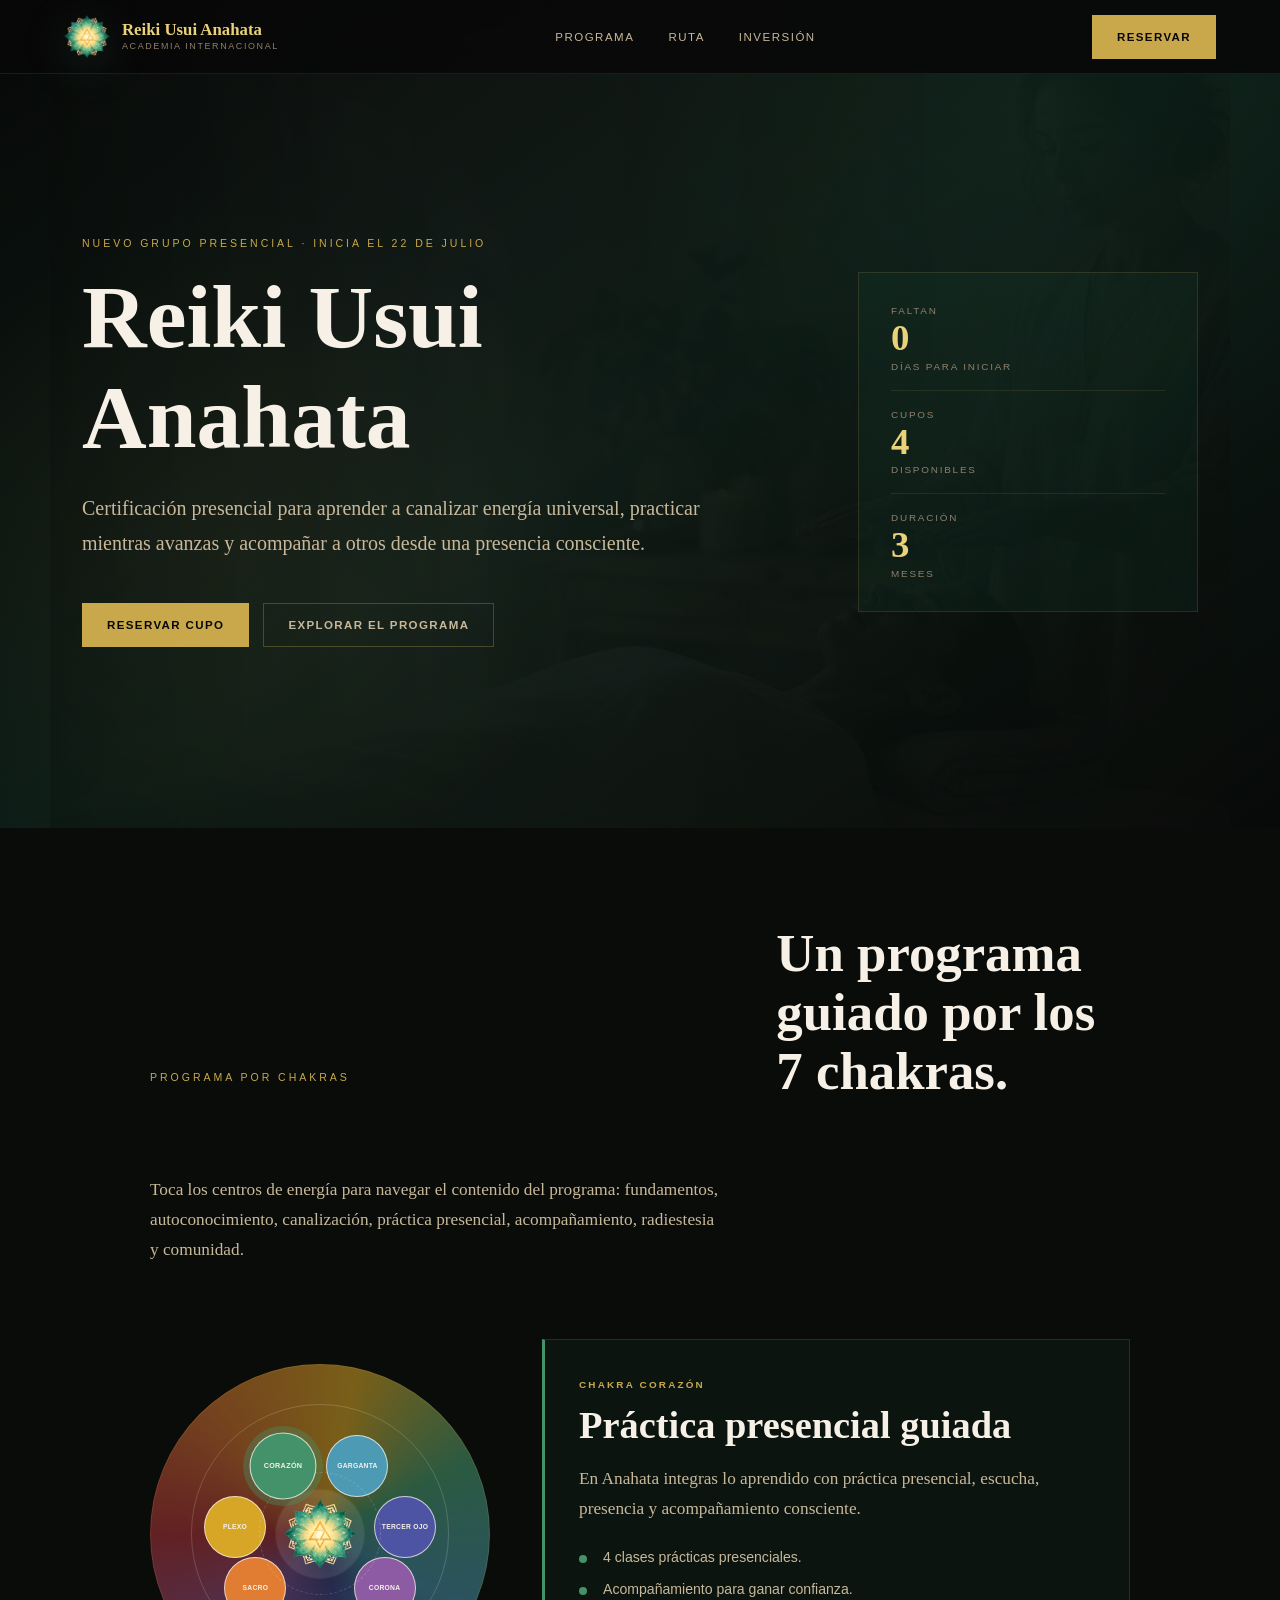
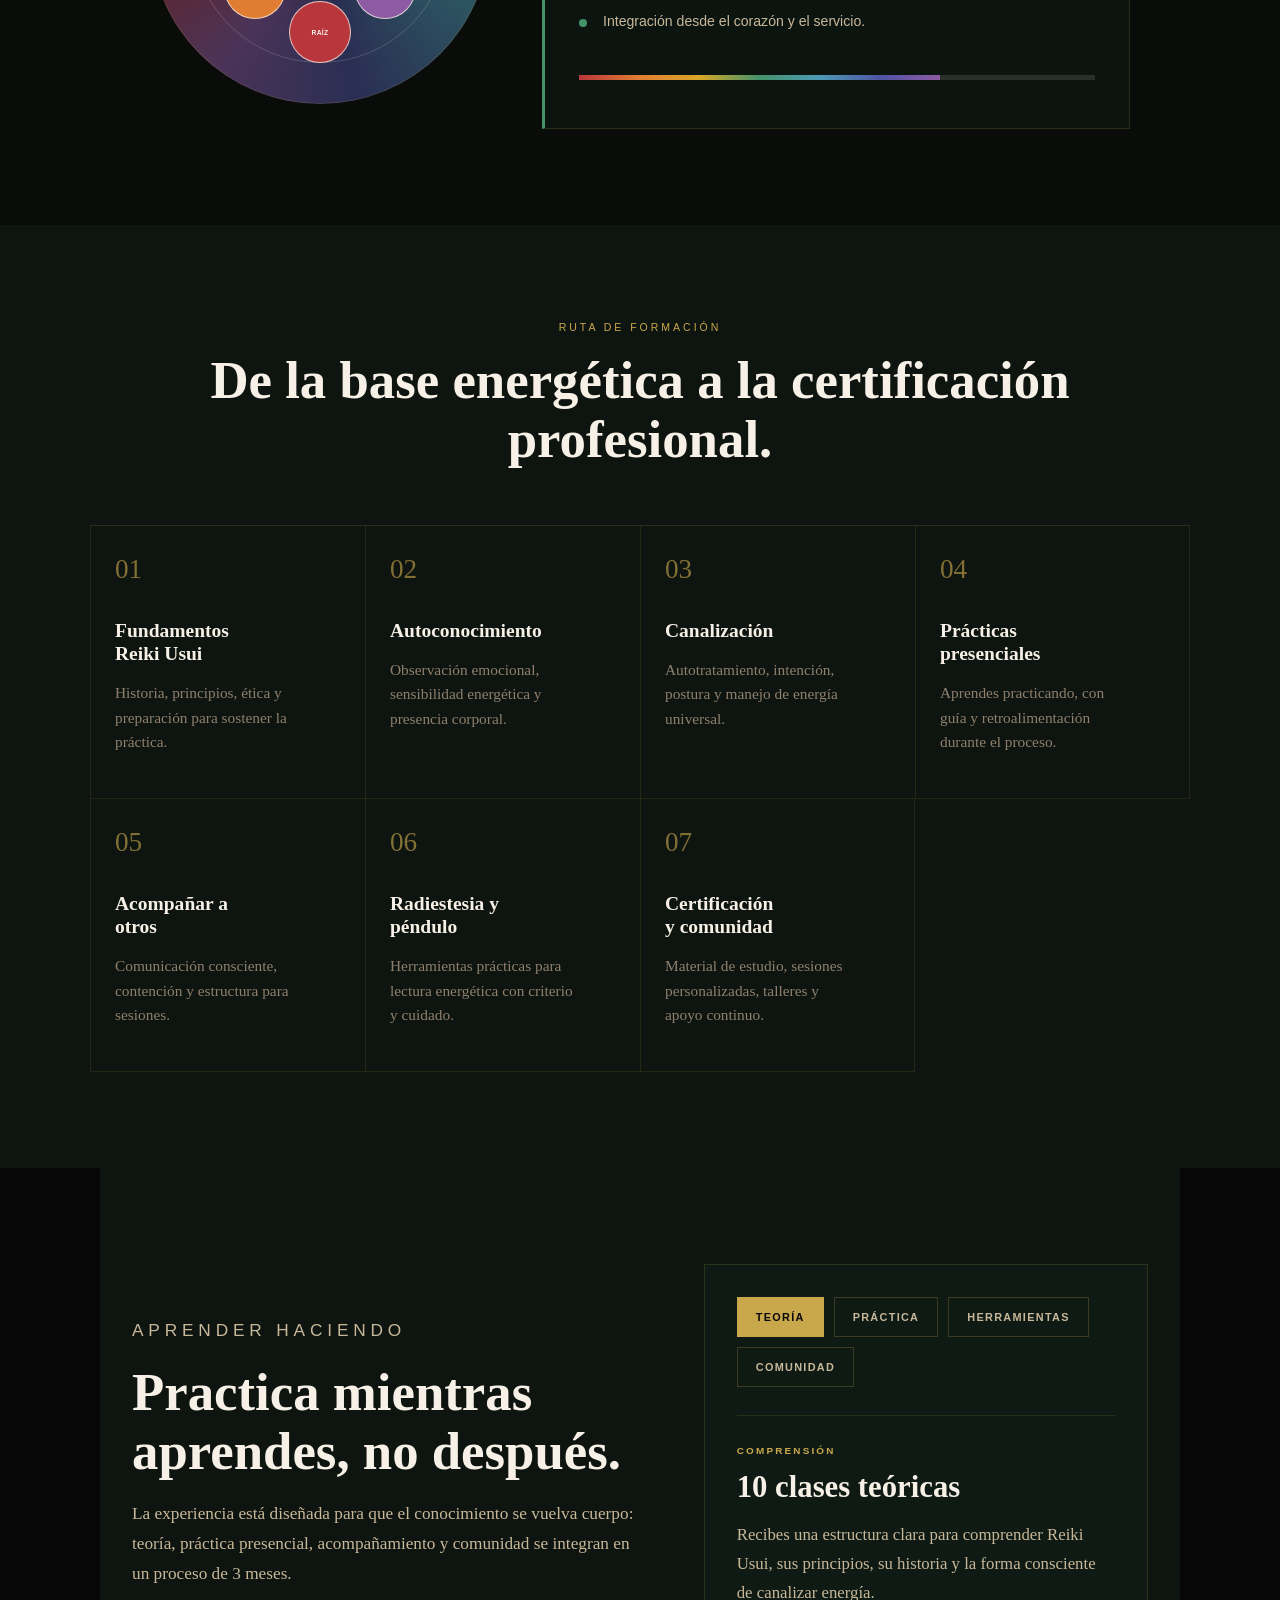
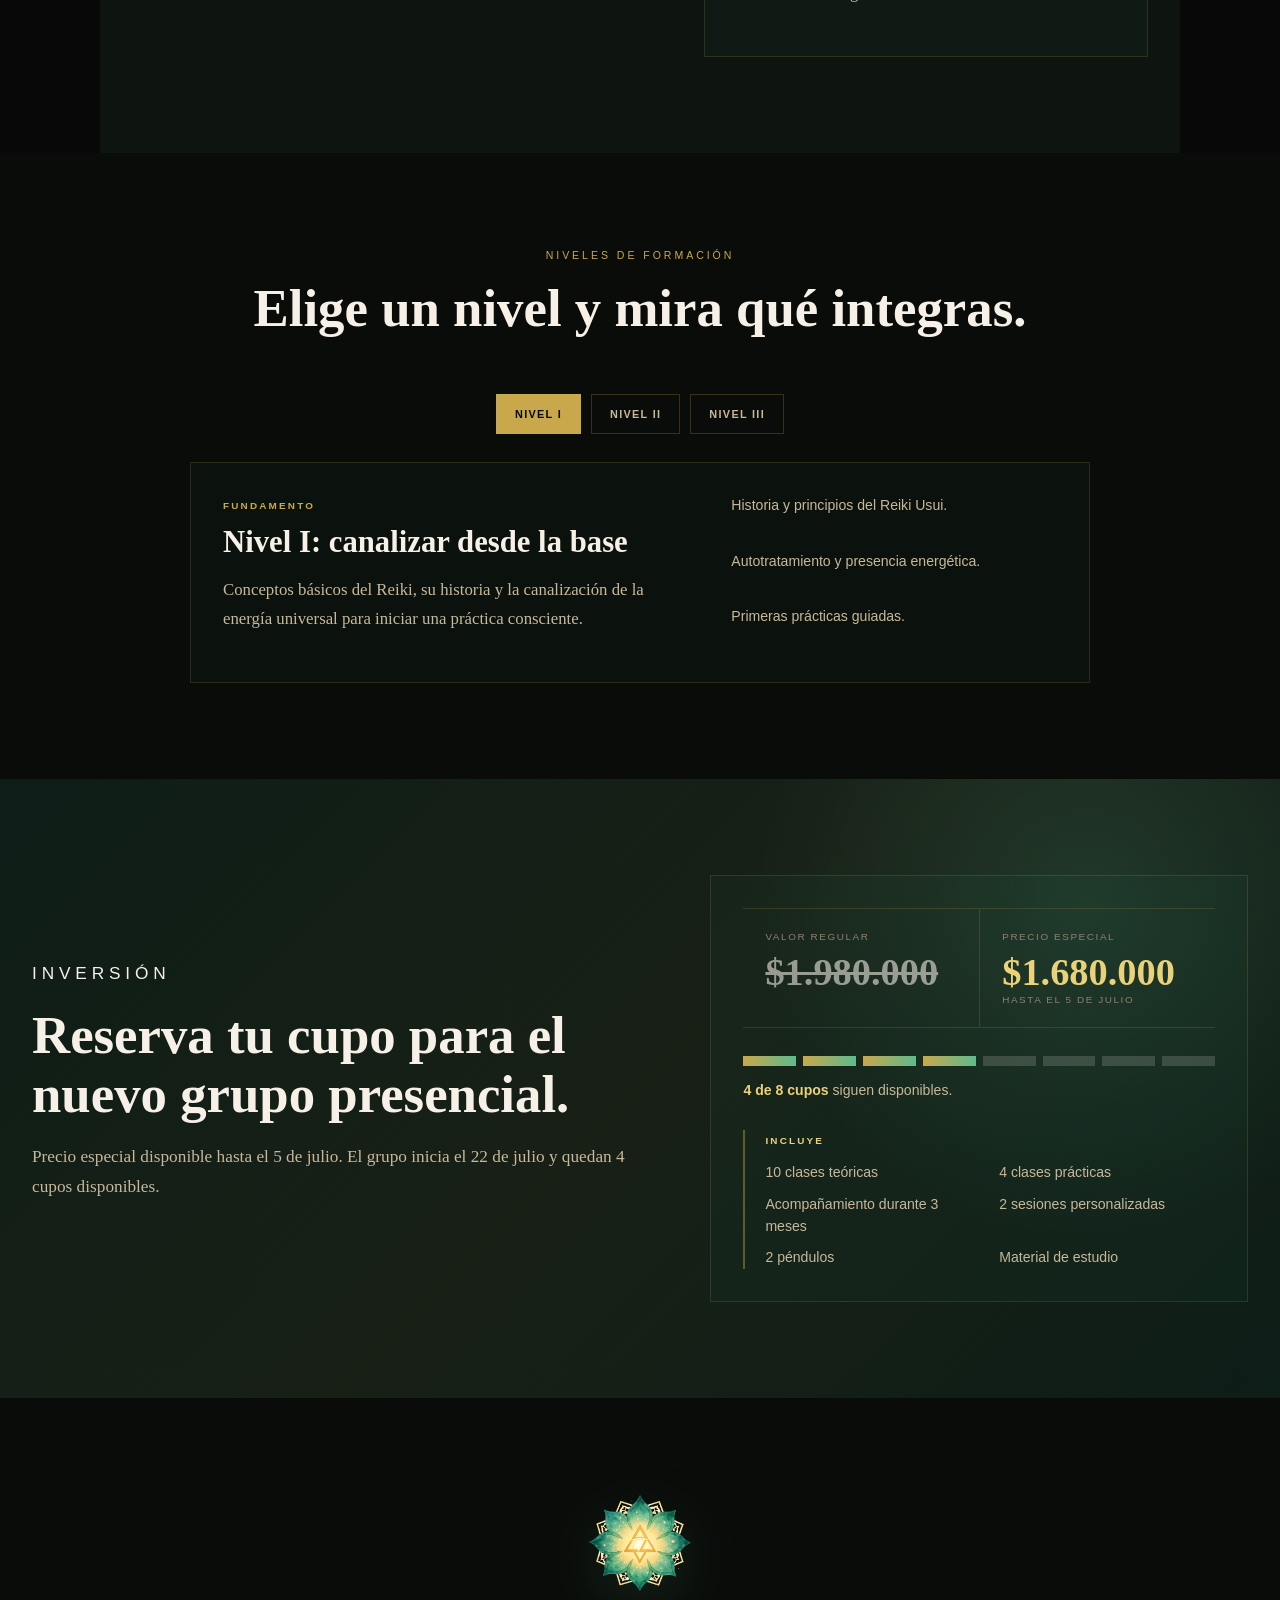
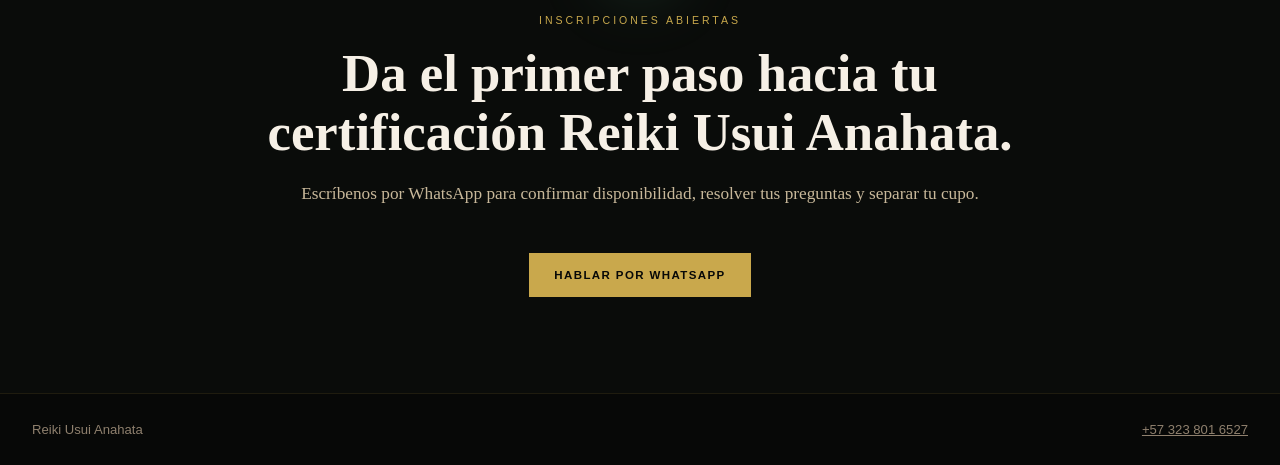
<file: index.html>
<!doctype html>
<html lang="es">
  <head>
    <meta charset="utf-8">
    <meta name="viewport" content="width=device-width, initial-scale=1">
    <title>Reiki Usui Anahata | Nuevo grupo presencial</title>
    <meta
      name="description"
      content="Certificación presencial de Reiki Usui Anahata. Nuevo grupo inicia el 22 de julio. Practica mientras aprendes, con radiestesia, péndulo, acompañamiento y comunidad."
    >
    <meta property="og:title" content="Reiki Usui Anahata">
    <meta property="og:description" content="Nuevo grupo presencial inicia el 22 de julio. Quedan 4 cupos.">
    <meta property="og:url" content="https://anahata.eventosjv.com/">
    <meta property="og:image" content="https://anahata.eventosjv.com/assets/hero-reiki-anahata.png">
    <meta property="og:type" content="website">
    <link rel="canonical" href="https://anahata.eventosjv.com/">
    <link rel="preload" as="image" href="assets/logo-symbol.png">
    <link rel="preload" as="image" href="assets/hero-reiki-anahata.png">
    <link rel="stylesheet" href="styles.css?v=20260630j">
  </head>
  <body>
    <div class="energy-field" aria-hidden="true"></div>

    <header class="site-header">
      <a class="brand" href="#inicio" aria-label="Reiki Usui Anahata">
        <img class="brand-logo" src="assets/logo-symbol.png" alt="">
        <span>
          <strong>Reiki Usui Anahata</strong>
          <small>Academia Internacional</small>
        </span>
      </a>
      <nav class="nav" aria-label="Navegación principal">
        <a href="#portal">Programa</a>
        <a href="#ruta">Ruta</a>
        <a href="#inversion">Inversión</a>
      </nav>
      <a class="header-cta" href="https://wa.me/573238016527?text=Hola%2C%20quiero%20reservar%20mi%20cupo%20para%20Reiki%20Usui%20Anahata%20presencial." target="_blank" rel="noreferrer">
        Reservar
      </a>
    </header>

    <main id="inicio">
      <section class="portal-hero">
        <div class="hero-image" aria-hidden="true">
          <img src="assets/hero-reiki-anahata.png" alt="">
        </div>

        <div class="hero-copy">
          <p class="eyebrow">Nuevo grupo presencial · inicia el 22 de julio</p>
          <h1>Reiki Usui Anahata</h1>
          <p class="lead">
            Certificación presencial para aprender a canalizar energía universal,
            practicar mientras avanzas y acompañar a otros desde una presencia consciente.
          </p>
          <div class="hero-actions">
            <a class="button primary" href="https://wa.me/573238016527?text=Hola%2C%20quiero%20reservar%20mi%20cupo%20para%20Reiki%20Usui%20Anahata%20presencial%20del%2022%20de%20julio." target="_blank" rel="noreferrer">
              Reservar cupo
            </a>
            <a class="button ghost" href="#portal">Explorar el programa</a>
          </div>
        </div>

        <aside class="hero-console" aria-label="Estado del grupo">
          <div>
            <span>Faltan</span>
            <strong id="daysLeft">--</strong>
            <small>días para iniciar</small>
          </div>
          <div>
            <span>Cupos</span>
            <strong>4</strong>
            <small>disponibles</small>
          </div>
          <div>
            <span>Duración</span>
            <strong>3</strong>
            <small>meses</small>
          </div>
        </aside>
      </section>

      <section class="portal-section" id="portal" aria-labelledby="portalTitle">
        <div class="section-intro">
          <p class="eyebrow">Programa por chakras</p>
          <h2 id="portalTitle">Un programa guiado por los 7 chakras.</h2>
          <p>
            Toca los centros de energía para navegar el contenido del programa:
            fundamentos, autoconocimiento, canalización, práctica presencial,
            acompañamiento, radiestesia y comunidad.
          </p>
        </div>

        <div class="portal-interface">
          <div class="chakra-gate" aria-label="Selector interactivo del programa por chakras">
            <img class="gate-logo" src="assets/logo-symbol.png" alt="" aria-hidden="true">
            <button class="chakra-node root" type="button" data-chakra="root">
              <span>Raíz</span>
            </button>
            <button class="chakra-node sacral" type="button" data-chakra="sacral">
              <span>Sacro</span>
            </button>
            <button class="chakra-node solar" type="button" data-chakra="solar">
              <span>Plexo</span>
            </button>
            <button class="chakra-node heart is-active" type="button" data-chakra="heart">
              <span>Corazón</span>
            </button>
            <button class="chakra-node throat" type="button" data-chakra="throat">
              <span>Garganta</span>
            </button>
            <button class="chakra-node third-eye" type="button" data-chakra="thirdEye">
              <span>Tercer ojo</span>
            </button>
            <button class="chakra-node crown" type="button" data-chakra="crown">
              <span>Corona</span>
            </button>
          </div>

          <article class="portal-readout" aria-live="polite">
            <span id="chakraKicker">Chakra corazón</span>
            <h3 id="chakraName">Práctica presencial guiada</h3>
            <p id="chakraText">
              En Anahata integras lo aprendido con práctica presencial, escucha,
              presencia y acompañamiento consciente.
            </p>
            <ul id="chakraList">
              <li>Prácticas presenciales durante la formación.</li>
              <li>Acompañamiento para ganar confianza.</li>
              <li>Integración desde el corazón y el servicio.</li>
            </ul>
            <div class="frequency-bar" aria-hidden="true">
              <span id="energyMeter"></span>
            </div>
          </article>
        </div>
      </section>

      <section class="route-section" id="ruta">
        <div class="section-intro compact">
          <p class="eyebrow">Ruta de formación</p>
          <h2>De la base energética a la certificación profesional.</h2>
        </div>

        <div class="route-line" aria-label="Ruta del programa Reiki Usui Anahata">
          <article>
            <span>01</span>
            <h3>Fundamentos Reiki Usui</h3>
            <p>Historia, principios, ética y preparación para sostener la práctica.</p>
          </article>
          <article>
            <span>02</span>
            <h3>Autoconocimiento</h3>
            <p>Observación emocional, sensibilidad energética y presencia corporal.</p>
          </article>
          <article>
            <span>03</span>
            <h3>Canalización</h3>
            <p>Autotratamiento, intención, postura y manejo de energía universal.</p>
          </article>
          <article>
            <span>04</span>
            <h3>Prácticas presenciales</h3>
            <p>Aprendes practicando, con guía y retroalimentación durante el proceso.</p>
          </article>
          <article>
            <span>05</span>
            <h3>Acompañar a otros</h3>
            <p>Comunicación consciente, contención y estructura para sesiones.</p>
          </article>
          <article>
            <span>06</span>
            <h3>Radiestesia y péndulo</h3>
            <p>Herramientas prácticas para lectura energética con criterio y cuidado.</p>
          </article>
          <article>
            <span>07</span>
            <h3>Certificación y comunidad</h3>
            <p>Material de estudio, sesiones personalizadas, talleres y apoyo continuo.</p>
          </article>
        </div>
      </section>

      <section class="practice-section">
        <div class="practice-copy">
          <p class="eyebrow">Aprender haciendo</p>
          <h2>Practica mientras aprendes, no después.</h2>
          <p>
            La experiencia está diseñada para que el conocimiento se vuelva cuerpo:
            teoría, práctica presencial, acompañamiento y comunidad se integran en
            un proceso de 3 meses.
          </p>
        </div>

        <div class="practice-board">
          <div class="practice-tabs" role="tablist" aria-label="Dimensiones del proceso">
            <button class="practice-tab is-active" type="button" data-practice="theory">Teoría</button>
            <button class="practice-tab" type="button" data-practice="practice">Práctica</button>
            <button class="practice-tab" type="button" data-practice="tools">Herramientas</button>
            <button class="practice-tab" type="button" data-practice="community">Comunidad</button>
          </div>
          <article class="practice-readout" aria-live="polite">
            <span id="practiceTag">Comprensión</span>
            <h3 id="practiceTitle">10 clases teóricas</h3>
            <p id="practiceText">
              Recibes una estructura clara para comprender Reiki Usui, sus principios,
              su historia y la forma consciente de canalizar energía.
            </p>
          </article>
        </div>
      </section>

      <section class="level-section">
        <div class="section-intro compact">
          <p class="eyebrow">Niveles de formación</p>
          <h2>Elige un nivel y mira qué integras.</h2>
        </div>

        <div class="level-switcher" role="tablist" aria-label="Niveles de formación Reiki">
          <button class="level-tab is-active" type="button" data-level="one">Nivel I</button>
          <button class="level-tab" type="button" data-level="two">Nivel II</button>
          <button class="level-tab" type="button" data-level="three">Nivel III</button>
        </div>
        <article class="level-stage" aria-live="polite">
          <div>
            <span id="levelTag">Fundamento</span>
            <h3 id="levelTitle">Nivel I: canalizar desde la base</h3>
            <p id="levelText">
              Conceptos básicos del Reiki, su historia y la canalización de la
              energía universal para iniciar una práctica consciente.
            </p>
          </div>
          <ul id="levelList">
            <li>Historia y principios del Reiki Usui.</li>
            <li>Autotratamiento y presencia energética.</li>
            <li>Primeras prácticas guiadas.</li>
          </ul>
        </article>
      </section>

      <section class="investment-section" id="inversion">
        <div class="investment-copy">
          <p class="eyebrow">Inversión</p>
          <h2>Reserva tu cupo para el nuevo grupo presencial.</h2>
          <p>
            Precio especial disponible hasta el 5 de julio. El grupo inicia el
            22 de julio y quedan 4 cupos disponibles.
          </p>
        </div>

        <div class="investment-console">
          <div class="price-row">
            <p>
              <span>Valor regular</span>
              <strong>$1.980.000</strong>
            </p>
            <p class="featured-price">
              <span>Precio especial</span>
              <strong>$1.680.000</strong>
              <small>Hasta el 5 de julio</small>
            </p>
          </div>

          <div class="seat-meter" aria-label="Disponibilidad de cupos">
            <div class="seat-row" aria-hidden="true">
              <span class="seat is-available"></span>
              <span class="seat is-available"></span>
              <span class="seat is-available"></span>
              <span class="seat is-available"></span>
              <span class="seat"></span>
              <span class="seat"></span>
              <span class="seat"></span>
              <span class="seat"></span>
            </div>
            <p><strong>4 de 8 cupos</strong> siguen disponibles.</p>
          </div>

          <div class="includes">
            <span>Incluye</span>
            <ul>
              <li>10 clases teóricas</li>
              <li>4 clases prácticas</li>
              <li>Acompañamiento durante 3 meses</li>
              <li>2 sesiones personalizadas</li>
              <li>2 péndulos</li>
              <li>Material de estudio</li>
            </ul>
          </div>
        </div>
      </section>

      <section class="final-portal" id="inscripcion">
        <img src="assets/logo-symbol.png" alt="" aria-hidden="true">
        <p class="eyebrow">Inscripciones abiertas</p>
        <h2>Da el primer paso hacia tu certificación Reiki Usui Anahata.</h2>
        <p>
          Escríbenos por WhatsApp para confirmar disponibilidad, resolver tus
          preguntas y separar tu cupo.
        </p>
        <a class="button primary" href="https://wa.me/573238016527?text=Hola%20Javi%2C%20quiero%20informaci%C3%B3n%20para%20inscribirme%20a%20la%20Academia%20Reiki%20Usui%20Anahata." target="_blank" rel="noreferrer">
          Hablar por WhatsApp
        </a>
      </section>
    </main>

    <footer>
      <p>Reiki Usui Anahata</p>
      <a href="https://wa.me/573238016527" target="_blank" rel="noreferrer">+57 323 801 6527</a>
    </footer>

    <script src="script.js?v=20260630j"></script>
  </body>
</html>
</file>
<file: styles.css>
:root {
  --negro: #070807;
  --verde-profundo: #0d1d17;
  --verde: #1f5d45;
  --verde-luz: #5dbb8d;
  --oro: #c9a84c;
  --oro-claro: #ead27a;
  --marfil: #f6f0e6;
  --texto: #c8b89a;
  --texto-suave: #8f806e;
  --linea: rgba(201, 168, 76, 0.16);
  --chakra-line: linear-gradient(90deg, #b9363c, #e07d32, #d8a626, #43926a, #4d9ab5, #4e54a4, #8d5ba4);
}

*,
*::before,
*::after {
  box-sizing: border-box;
}

html {
  scroll-behavior: smooth;
}

body {
  margin: 0;
  overflow-x: hidden;
  color: var(--marfil);
  background: var(--negro);
  font-family: "Cormorant Garamond", Georgia, serif;
  -webkit-font-smoothing: antialiased;
}

img {
  display: block;
  max-width: 100%;
}

a {
  color: inherit;
}

::selection {
  color: var(--negro);
  background: var(--oro);
}

.energy-field {
  position: fixed;
  inset: 0;
  z-index: -2;
  pointer-events: none;
  background:
    radial-gradient(circle at 80% 10%, rgba(31, 93, 69, 0.16), transparent 32%),
    radial-gradient(circle at 18% 62%, rgba(201, 168, 76, 0.07), transparent 30%),
    linear-gradient(145deg, #070807 0%, #0d1d17 48%, #070807 100%);
}

.site-header {
  position: fixed;
  inset: 0 0 auto;
  z-index: 30;
  background: rgba(7, 8, 7, 0.86);
  border-bottom: 1px solid rgba(201, 168, 76, 0.12);
  backdrop-filter: blur(14px);
}

.site-header {
  display: grid;
  grid-template-columns: auto 1fr auto;
  align-items: center;
  gap: 28px;
  min-height: 74px;
  padding: 0 clamp(20px, 5vw, 64px);
}

.brand {
  display: inline-flex;
  align-items: center;
  gap: 12px;
  text-decoration: none;
}

.brand-logo {
  width: 46px;
  height: 46px;
  object-fit: contain;
  filter: drop-shadow(0 10px 22px rgba(93, 187, 141, 0.18));
}

.brand strong {
  display: block;
  color: var(--oro-claro);
  font-family: "Playfair Display", Georgia, serif;
  font-size: 1.05rem;
  line-height: 1;
}

.brand small {
  display: block;
  margin-top: 3px;
  color: var(--texto-suave);
  font-family: Inter, sans-serif;
  font-size: 0.56rem;
  letter-spacing: 0.18em;
  text-transform: uppercase;
}

.nav {
  justify-self: center;
  display: flex;
  gap: 34px;
}

.nav a,
.header-cta,
.button {
  font-family: Inter, sans-serif;
  text-decoration: none;
  text-transform: uppercase;
}

.nav a {
  color: var(--texto);
  font-size: 0.72rem;
  letter-spacing: 0.13em;
}

.nav a:hover {
  color: var(--oro-claro);
}

.header-cta,
.button {
  display: inline-flex;
  align-items: center;
  justify-content: center;
  min-height: 44px;
  padding: 0 24px;
  border: 1px solid transparent;
  font-size: 0.72rem;
  font-weight: 600;
  letter-spacing: 0.12em;
}

.button.primary,
.header-cta {
  color: var(--negro);
  background: var(--oro);
}

.button.primary:hover,
.header-cta:hover {
  background: var(--oro-claro);
}

.button.ghost {
  color: var(--texto);
  border-color: rgba(201, 168, 76, 0.3);
}

.button.ghost:hover {
  color: var(--oro-claro);
  border-color: var(--oro);
}

.portal-hero {
  position: relative;
  min-height: 92vh;
  display: grid;
  grid-template-columns: minmax(0, 1fr) 340px;
  gap: clamp(36px, 7vw, 84px);
  align-items: center;
  max-width: 1180px;
  margin: 0 auto;
  padding: 128px 32px 72px;
}

.hero-image {
  position: absolute;
  inset: 0;
  z-index: -1;
  overflow: hidden;
  opacity: 0.22;
}

.hero-image img {
  width: 100%;
  height: 100%;
  object-fit: cover;
  filter: grayscale(0.18) saturate(0.85);
}

.hero-image::after {
  content: "";
  position: absolute;
  inset: 0;
  background:
    linear-gradient(90deg, rgba(7, 8, 7, 0.98), rgba(7, 8, 7, 0.78) 48%, rgba(7, 8, 7, 0.9)),
    radial-gradient(circle at 70% 34%, rgba(31, 93, 69, 0.36), transparent 32%);
}

.hero-copy {
  max-width: 760px;
}

.eyebrow {
  margin: 0 0 18px;
  color: var(--oro);
  font-family: Inter, sans-serif;
  font-size: 0.66rem;
  font-weight: 500;
  letter-spacing: 0.28em;
  text-transform: uppercase;
}

h1,
h2,
h3 {
  margin: 0;
  font-family: "Playfair Display", Georgia, serif;
  font-weight: 700;
  line-height: 1.12;
}

h1 {
  max-width: 760px;
  color: var(--marfil);
  font-size: clamp(3rem, 7vw, 5.7rem);
}

h2 {
  color: var(--marfil);
  font-size: clamp(2rem, 4.2vw, 3.3rem);
}

h3 {
  color: var(--marfil);
  font-size: clamp(1.35rem, 2.4vw, 2rem);
}

.lead {
  max-width: 620px;
  margin: 24px 0 0;
  color: var(--texto);
  font-size: clamp(1.08rem, 2vw, 1.25rem);
  line-height: 1.75;
}

.hero-actions {
  display: flex;
  flex-wrap: wrap;
  gap: 14px;
  margin-top: 42px;
}

.hero-console {
  display: flex;
  flex-direction: column;
  gap: 18px;
  padding: 32px;
  background: rgba(31, 93, 69, 0.12);
  border: 1px solid var(--linea);
}

.hero-console div + div {
  padding-top: 18px;
  border-top: 1px solid rgba(201, 168, 76, 0.12);
}

.hero-console span,
.hero-console small {
  display: block;
  color: var(--texto-suave);
  font-family: Inter, sans-serif;
  font-size: 0.62rem;
  letter-spacing: 0.18em;
  text-transform: uppercase;
}

.hero-console strong {
  display: block;
  margin: 4px 0;
  color: var(--oro-claro);
  font-family: "Playfair Display", Georgia, serif;
  font-size: 2.3rem;
  line-height: 1;
}

.portal-section,
.route-section,
.practice-section,
.level-section,
.investment-section,
.final-portal {
  padding: 96px 32px;
}

.portal-section,
.level-section,
.final-portal {
  background: #0a0c0a;
}

.route-section,
.practice-section {
  background: #0e140f;
}

.section-intro {
  max-width: 980px;
  margin: 0 auto 56px;
  display: grid;
  grid-template-columns: 1fr 0.62fr;
  gap: 56px;
  align-items: end;
}

.section-intro.compact {
  display: block;
  text-align: center;
}

.section-intro p:not(.eyebrow),
.practice-copy p,
.investment-copy p,
.final-portal p:not(.eyebrow) {
  color: var(--texto);
  font-size: 1.08rem;
  line-height: 1.75;
}

.portal-interface {
  --active: #43926a;
  --active-glow: rgba(67, 146, 106, 0.28);
  max-width: 980px;
  margin: 0 auto;
  display: grid;
  grid-template-columns: minmax(260px, 340px) 1fr;
  gap: 52px;
  align-items: center;
  justify-content: center;
}

.chakra-gate {
  position: relative;
  width: min(100%, 340px);
  aspect-ratio: 1;
  margin-inline: auto;
  border-radius: 50%;
  background:
    radial-gradient(circle, rgba(246, 240, 230, 0.12) 0 18%, transparent 19%),
    conic-gradient(from -90deg, rgba(185, 54, 60, 0.5), rgba(224, 125, 50, 0.5), rgba(216, 166, 38, 0.54), rgba(67, 146, 106, 0.58), rgba(77, 154, 181, 0.5), rgba(78, 84, 164, 0.48), rgba(141, 91, 164, 0.5), rgba(185, 54, 60, 0.5));
  box-shadow: inset 0 0 0 1px rgba(201, 168, 76, 0.18);
}

.chakra-gate::before,
.chakra-gate::after {
  content: "";
  position: absolute;
  border-radius: 50%;
  border: 1px solid rgba(246, 240, 230, 0.18);
}

.chakra-gate::before {
  inset: 12%;
}

.chakra-gate::after {
  inset: 32%;
  border-style: dashed;
}

.gate-logo {
  position: absolute;
  top: 50%;
  left: 50%;
  width: 22%;
  transform: translate(-50%, -50%);
  filter: drop-shadow(0 14px 26px rgba(0, 0, 0, 0.35));
}

.chakra-node {
  position: absolute;
  display: grid;
  place-items: center;
  width: 62px;
  height: 62px;
  padding: 0;
  border: 1px solid rgba(246, 240, 230, 0.78);
  border-radius: 50%;
  color: var(--marfil);
  cursor: pointer;
  font-family: Inter, sans-serif;
  font-size: 0.42rem;
  font-weight: 700;
  letter-spacing: 0.04em;
  line-height: 1.08;
  text-align: center;
  text-transform: uppercase;
  transform: translate(-50%, -50%);
  transition: transform 180ms ease, box-shadow 180ms ease;
}

.chakra-node:hover,
.chakra-node:focus-visible,
.chakra-node.is-active {
  z-index: 2;
  transform: translate(-50%, -50%) scale(1.08);
  box-shadow: 0 0 0 6px var(--active-glow);
  outline: 0;
}

.chakra-node.root { top: 79%; left: 50%; background: #b9363c; }
.chakra-node.sacral { top: 66%; left: 31%; background: #e07d32; }
.chakra-node.solar { top: 48%; left: 25%; background: #d8a626; }
.chakra-node.heart { top: 30%; left: 39%; background: #43926a; }
.chakra-node.throat { top: 30%; left: 61%; background: #4d9ab5; }
.chakra-node.third-eye { top: 48%; left: 75%; background: #4e54a4; }
.chakra-node.crown { top: 66%; left: 69%; background: #8d5ba4; }

.portal-readout {
  min-height: 390px;
  padding: 34px;
  background: rgba(31, 93, 69, 0.1);
  border: 1px solid var(--linea);
  border-left: 3px solid var(--active);
}

.portal-readout span,
.practice-readout span,
.level-stage span,
.includes span {
  color: var(--oro);
  font-family: Inter, sans-serif;
  font-size: 0.62rem;
  font-weight: 600;
  letter-spacing: 0.22em;
  text-transform: uppercase;
}

.portal-readout h3 {
  margin-top: 12px;
  color: var(--marfil);
  font-size: clamp(1.8rem, 3vw, 2.6rem);
}

.portal-readout p {
  color: var(--texto);
  font-size: 1.08rem;
  line-height: 1.72;
}

.portal-readout ul {
  display: grid;
  gap: 10px;
  margin: 24px 0 42px;
  padding: 0;
  list-style: none;
}

.portal-readout li {
  position: relative;
  padding-left: 24px;
  color: var(--texto);
  font-family: Inter, sans-serif;
  font-size: 0.88rem;
  line-height: 1.55;
}

.portal-readout li::before {
  content: "";
  position: absolute;
  top: 0.58em;
  left: 0;
  width: 8px;
  height: 8px;
  border-radius: 50%;
  background: var(--active);
}

.frequency-bar {
  height: 5px;
  overflow: hidden;
  background: rgba(246, 240, 230, 0.12);
}

.frequency-bar span {
  display: block;
  width: 68%;
  height: 100%;
  background: var(--chakra-line);
  transition: width 220ms ease;
}

.route-line {
  max-width: 1100px;
  margin: 0 auto;
  display: grid;
  grid-template-columns: repeat(4, minmax(0, 1fr));
  border-top: 1px solid var(--linea);
}

.route-line article {
  min-height: 240px;
  padding: 28px 24px;
  border-left: 1px solid rgba(201, 168, 76, 0.12);
  border-bottom: 1px solid rgba(201, 168, 76, 0.12);
}

.route-line article:nth-child(4n),
.route-line article:last-child {
  border-right: 1px solid rgba(201, 168, 76, 0.12);
}

.route-line span {
  display: block;
  margin-bottom: 34px;
  color: rgba(201, 168, 76, 0.62);
  font-family: "Playfair Display", Georgia, serif;
  font-size: 1.7rem;
}

.route-line h3 {
  max-width: 12ch;
  font-size: 1.22rem;
  line-height: 1.2;
}

.route-line p {
  color: var(--texto-suave);
  max-width: 24ch;
  font-size: 0.96rem;
  line-height: 1.6;
}

.practice-section,
.investment-section {
  display: grid;
  grid-template-columns: minmax(0, 0.8fr) minmax(300px, 0.7fr);
  gap: 64px;
  align-items: center;
  max-width: 1080px;
  margin: 0 auto;
}

.practice-board,
.investment-console {
  padding: 32px;
  background: rgba(31, 93, 69, 0.1);
  border: 1px solid var(--linea);
}

.practice-tabs,
.level-switcher {
  display: flex;
  flex-wrap: wrap;
  gap: 10px;
  margin-bottom: 28px;
}

.practice-tab,
.level-tab {
  min-height: 40px;
  border: 1px solid rgba(201, 168, 76, 0.24);
  padding: 0 18px;
  color: var(--texto);
  background: transparent;
  cursor: pointer;
  font-family: Inter, sans-serif;
  font-size: 0.68rem;
  font-weight: 600;
  letter-spacing: 0.12em;
  text-transform: uppercase;
}

.practice-tab:hover,
.practice-tab:focus-visible,
.practice-tab.is-active,
.level-tab:hover,
.level-tab:focus-visible,
.level-tab.is-active {
  color: var(--negro);
  background: var(--oro);
  outline: 0;
}

.practice-readout,
.level-stage {
  padding-top: 24px;
  border-top: 1px solid rgba(201, 168, 76, 0.14);
}

.practice-readout h3,
.level-stage h3 {
  margin-top: 12px;
}

.practice-readout p,
.level-stage p {
  color: var(--texto);
  font-size: 1.05rem;
  line-height: 1.7;
}

.level-section {
  background: #0a0c0a;
}

.level-section .section-intro {
  display: block;
  text-align: center;
}

.level-switcher,
.level-stage {
  max-width: 900px;
  margin-inline: auto;
}

.level-switcher {
  justify-content: center;
}

.level-stage {
  display: grid;
  grid-template-columns: 1fr 0.72fr;
  gap: 56px;
  background: rgba(31, 93, 69, 0.08);
  border: 1px solid var(--linea);
  padding: 32px;
}

.level-stage ul {
  display: grid;
  gap: 12px;
  margin: 0;
  padding: 0;
  list-style: none;
}

.level-stage li {
  color: var(--texto);
  font-family: Inter, sans-serif;
  font-size: 0.88rem;
  line-height: 1.55;
}

.investment-section {
  max-width: none;
  color: var(--marfil);
  background:
    radial-gradient(circle at 85% 20%, rgba(93, 187, 141, 0.16), transparent 28%),
    linear-gradient(135deg, #0d1d17 0%, #182016 50%, #0d1d17 100%);
}

.investment-section h2,
.investment-section .eyebrow {
  color: var(--marfil);
}

.investment-copy p {
  color: var(--texto);
}

.price-row {
  display: grid;
  grid-template-columns: repeat(2, minmax(0, 1fr));
  border-top: 1px solid rgba(201, 168, 76, 0.18);
  border-bottom: 1px solid rgba(201, 168, 76, 0.18);
}

.price-row p {
  margin: 0;
  padding: 22px;
}

.price-row p + p {
  border-left: 1px solid rgba(201, 168, 76, 0.18);
}

.price-row span,
.price-row small {
  display: block;
  color: var(--texto-suave);
  font-family: Inter, sans-serif;
  font-size: 0.62rem;
  letter-spacing: 0.16em;
  text-transform: uppercase;
}

.price-row strong {
  display: block;
  margin-top: 8px;
  color: var(--marfil);
  font-family: "Playfair Display", Georgia, serif;
  font-size: clamp(1.65rem, 3vw, 2.45rem);
}

.price-row p:first-child strong {
  opacity: 0.58;
  text-decoration: line-through;
}

.featured-price strong,
.seat-meter strong,
.includes span {
  color: var(--oro-claro);
}

.seat-meter {
  margin-top: 28px;
}

.seat-row {
  display: grid;
  grid-template-columns: repeat(8, 1fr);
  gap: 7px;
}

.seat {
  height: 10px;
  background: rgba(246, 240, 230, 0.16);
}

.seat.is-available {
  background: linear-gradient(90deg, var(--oro), var(--verde-luz));
}

.seat-meter p,
.includes li {
  color: var(--texto);
  font-family: Inter, sans-serif;
  font-size: 0.88rem;
  line-height: 1.55;
}

.includes {
  margin-top: 28px;
  padding-left: 20px;
  border-left: 2px solid rgba(201, 168, 76, 0.42);
}

.includes ul {
  display: grid;
  grid-template-columns: repeat(2, minmax(0, 1fr));
  gap: 10px 18px;
  margin: 14px 0 0;
  padding: 0;
  list-style: none;
}

.final-portal {
  text-align: center;
}

.final-portal img {
  width: 104px;
  margin: 0 auto 22px;
  filter: drop-shadow(0 16px 30px rgba(93, 187, 141, 0.14));
}

.final-portal h2,
.final-portal p {
  max-width: 760px;
  margin-inline: auto;
}

.final-portal .button {
  margin-top: 26px;
}

footer {
  display: flex;
  justify-content: space-between;
  gap: 18px;
  padding: 28px 32px;
  color: var(--texto-suave);
  border-top: 1px solid rgba(201, 168, 76, 0.12);
  font-family: Inter, sans-serif;
  font-size: 0.82rem;
}

footer p {
  margin: 0;
}

@media (max-width: 980px) {
  .portal-hero,
  .section-intro,
  .portal-interface,
  .practice-section,
  .level-stage,
  .investment-section {
    grid-template-columns: 1fr;
  }

  .hero-console {
    display: grid;
    grid-template-columns: repeat(3, 1fr);
  }

  .chakra-gate {
    width: min(100%, 280px);
  }

  .route-line {
    grid-template-columns: repeat(2, minmax(0, 1fr));
  }

  .route-line article:nth-child(4n) {
    border-right: 0;
  }

  .route-line article:nth-child(2n),
  .route-line article:last-child {
    border-right: 1px solid rgba(201, 168, 76, 0.12);
  }
}

@media (max-width: 720px) {
  .site-header {
    grid-template-columns: 1fr auto;
    min-height: 68px;
  }

  .nav {
    display: none;
  }

  .portal-hero {
    min-height: auto;
    padding-top: 118px;
  }

  h1 {
    font-size: clamp(2.65rem, 14vw, 4.1rem);
  }

  h2 {
    font-size: clamp(1.85rem, 10vw, 2.8rem);
  }

  .portal-section,
  .route-section,
  .practice-section,
  .level-section,
  .investment-section,
  .final-portal {
    padding: 72px 20px;
  }

  .hero-console,
  .price-row,
  .includes ul {
    grid-template-columns: 1fr;
  }

  .price-row p + p {
    border-left: 0;
    border-top: 1px solid rgba(201, 168, 76, 0.18);
  }

  .route-line article,
  .route-line article:last-child {
    min-height: auto;
    border-right: 0;
  }

  .route-line {
    grid-template-columns: 1fr;
  }

  .route-line article:nth-child(2n) {
    border-right: 0;
  }

  .route-line h3,
  .route-line p {
    max-width: none;
  }

  .route-line span {
    margin-bottom: 18px;
  }

  .chakra-gate {
    width: min(100%, 240px);
  }

  .chakra-node {
    width: 38px;
    height: 38px;
    font-size: 0;
  }

  .practice-tabs,
  .level-switcher {
    display: grid;
    grid-template-columns: 1fr;
  }

  .button {
    width: 100%;
  }
}

@media (max-width: 480px) {
  .brand small {
    display: none;
  }

  .brand-logo {
    width: 42px;
    height: 42px;
  }

  .header-cta {
    padding-inline: 14px;
  }

  .chakra-node {
    width: 34px;
    height: 34px;
    font-size: 0;
  }
}
</file>
